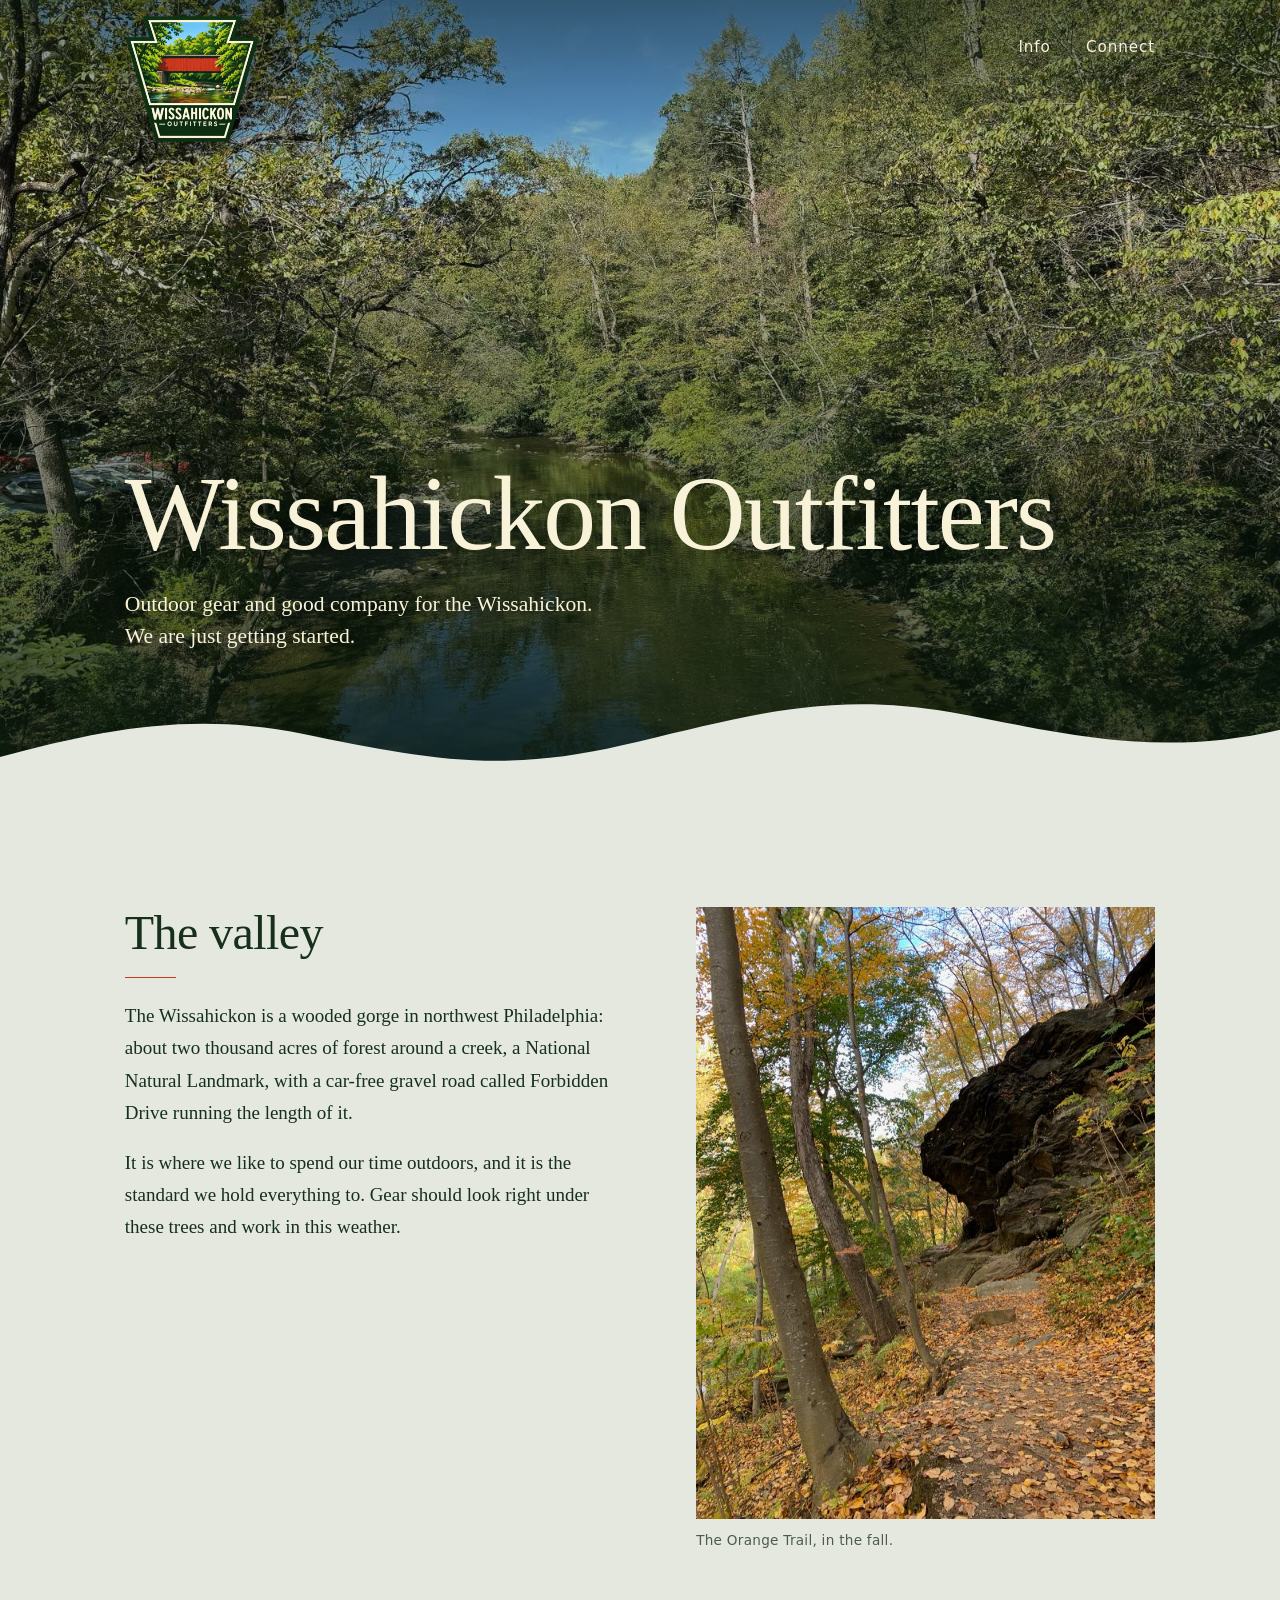
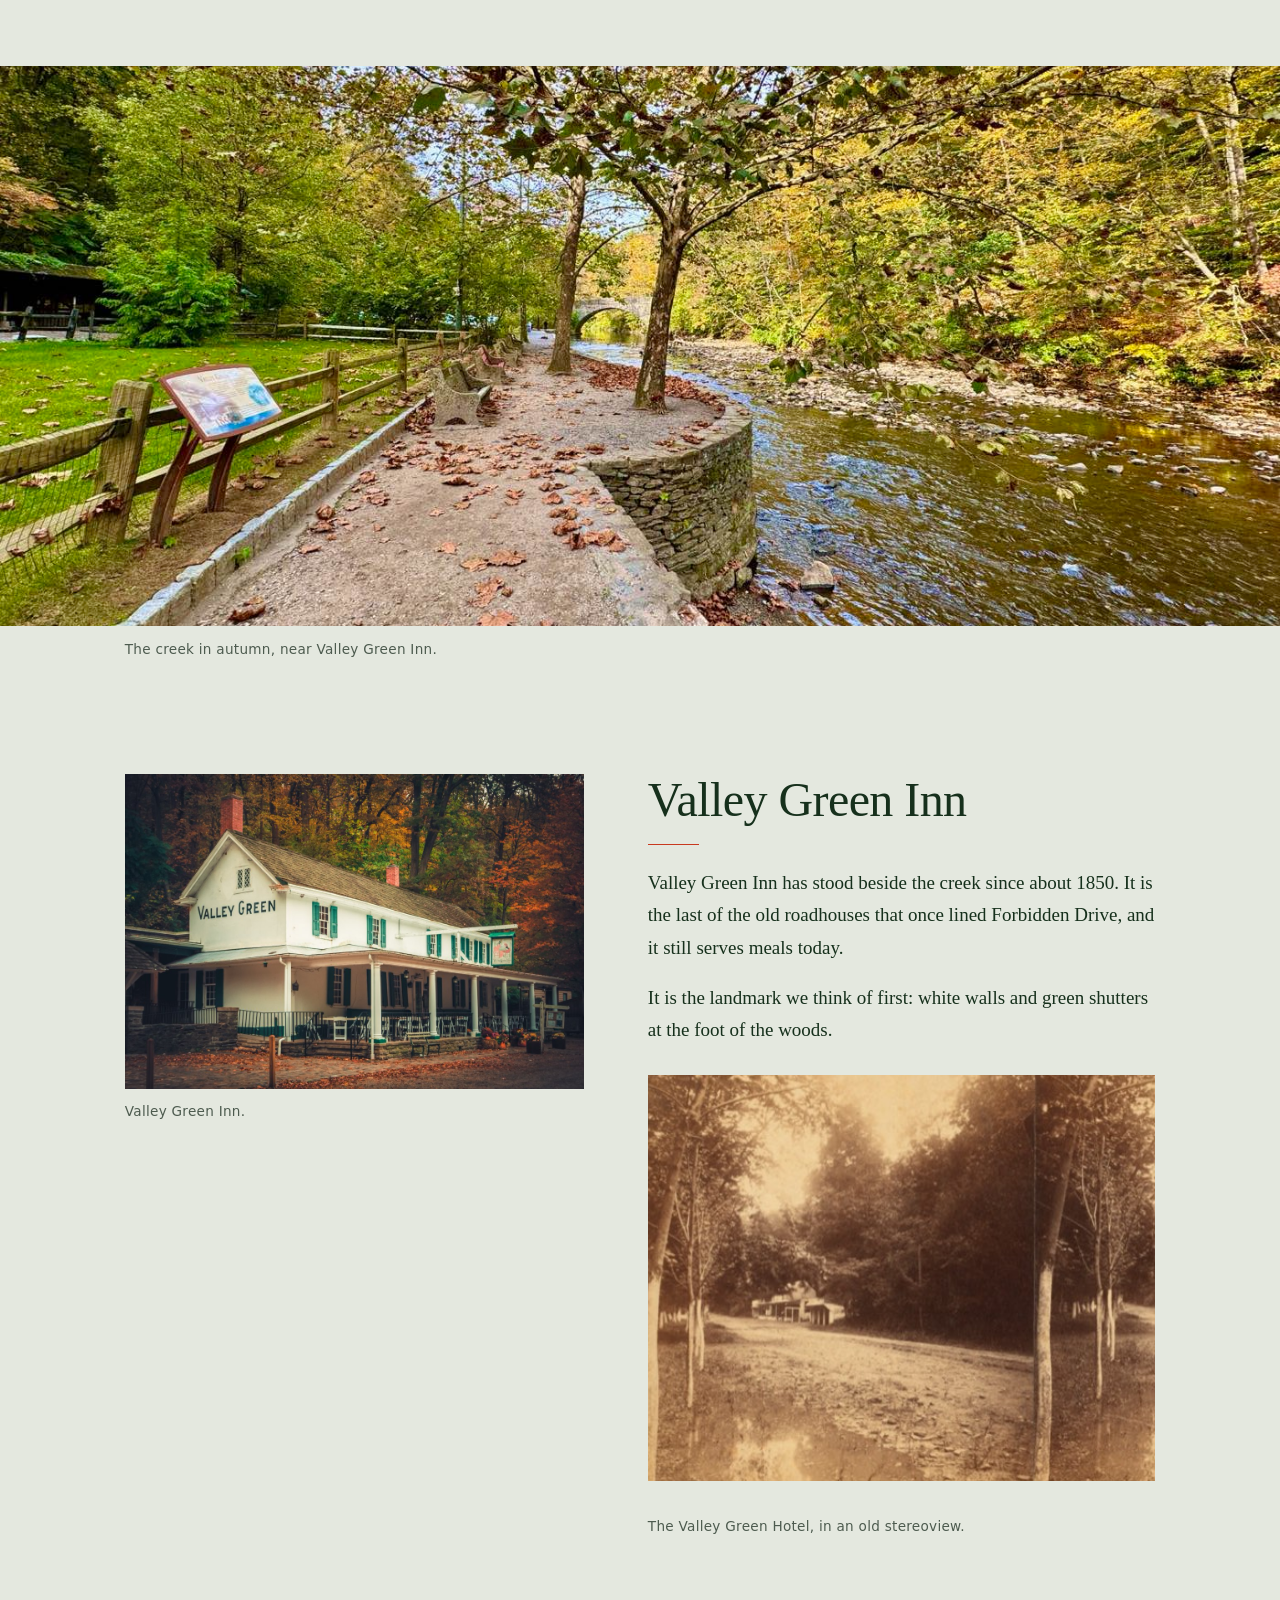
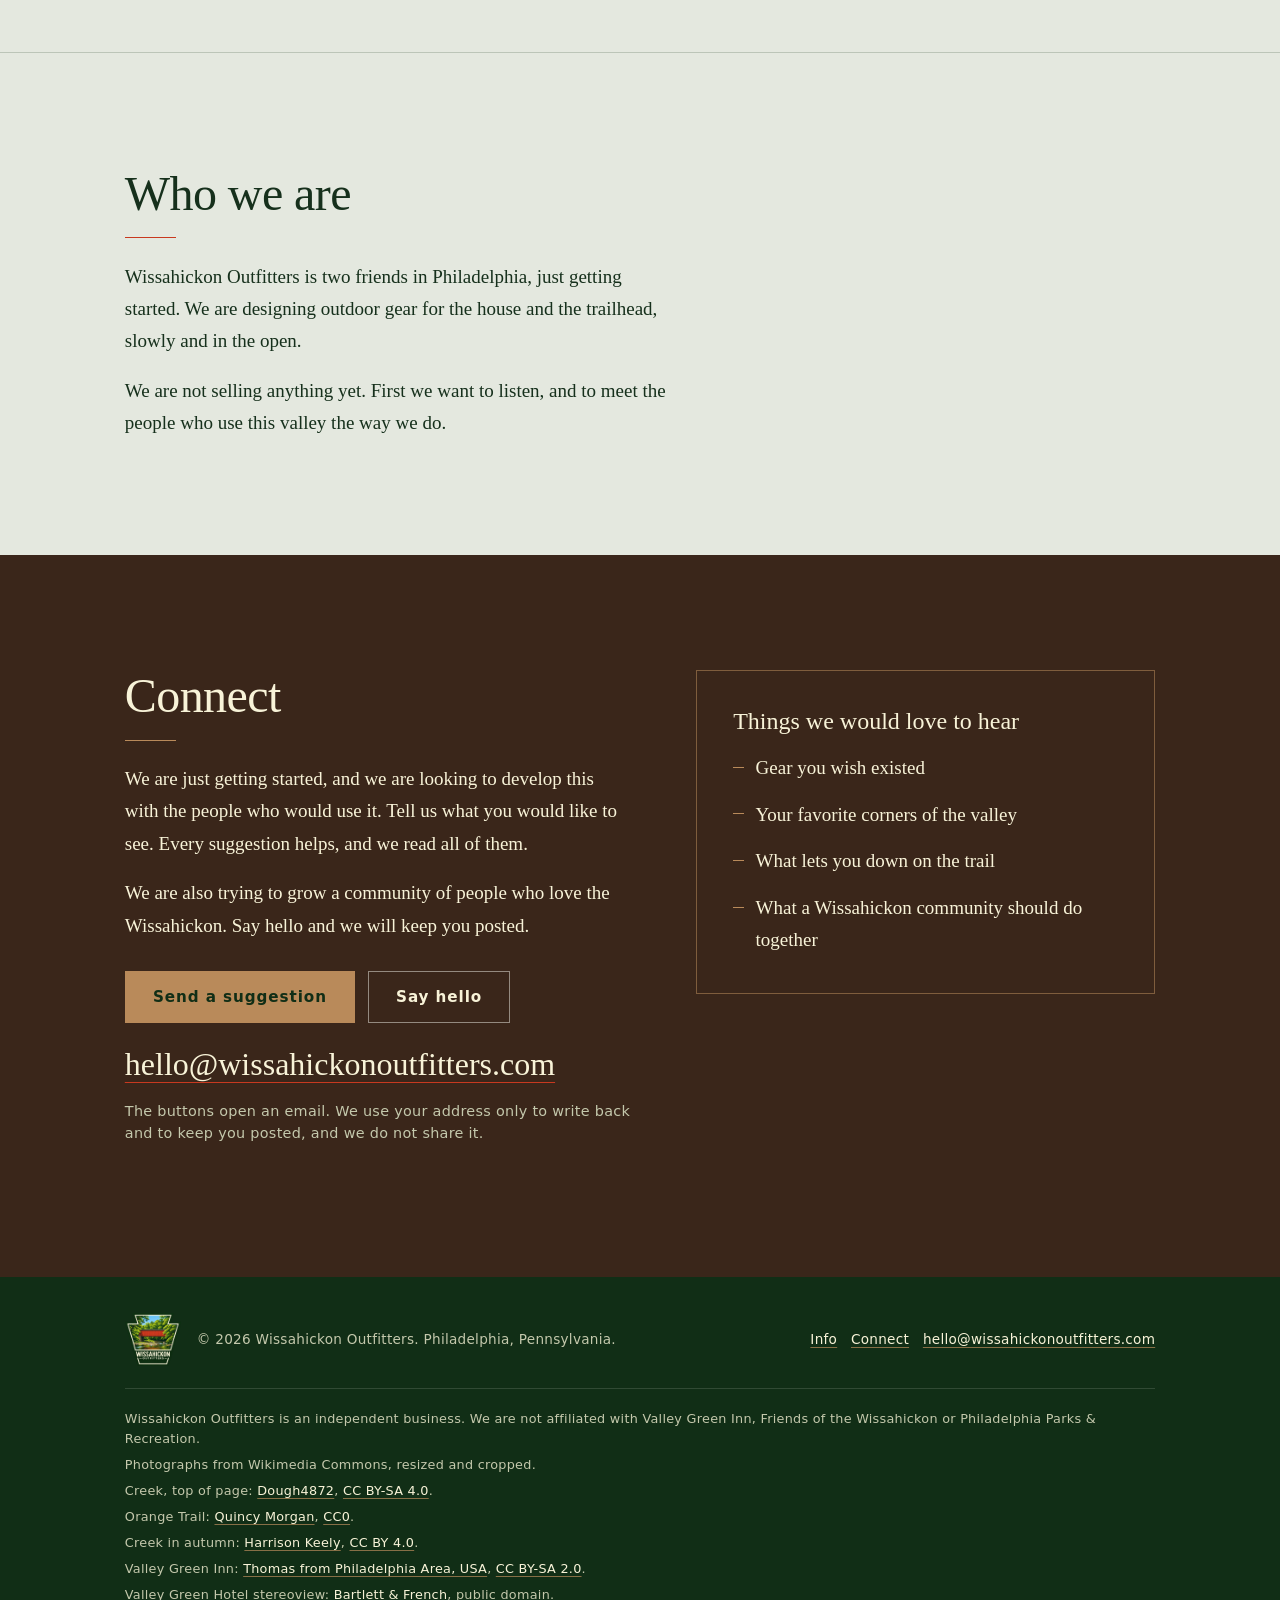
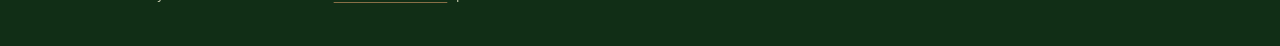
<file: index.html>
<!doctype html>
<html lang="en">
<head>
<meta charset="utf-8">
<meta name="viewport" content="width=device-width, initial-scale=1">
<title>Wissahickon Outfitters | Outdoor gear and good company</title>
<meta name="description" content="Outdoor gear and good company for the Wissahickon, from two friends in Philadelphia who are just getting started. Send us a suggestion or say hello.">
<meta name="theme-color" content="#112e16">
<link rel="canonical" href="https://wissahickonoutfitters.com/">
<meta property="og:type" content="website">
<meta property="og:url" content="https://wissahickonoutfitters.com/">
<meta property="og:title" content="Wissahickon Outfitters">
<meta property="og:description" content="Outdoor gear and good company for the Wissahickon. We are just getting started, and we would love your suggestions.">
<meta property="og:image" content="https://wissahickonoutfitters.com/og.jpg">
<meta property="og:image:width" content="1200">
<meta property="og:image:height" content="630">
<meta property="og:image:alt" content="Wissahickon Outfitters emblem: a red covered bridge over a creek, in a keystone-shaped badge">
<meta name="twitter:card" content="summary_large_image">
<link rel="icon" href="icon-48.png" type="image/png" sizes="48x48">
<link rel="icon" href="icon-192.png" type="image/png" sizes="192x192">
<link rel="apple-touch-icon" href="icon-192.png">
<link rel="manifest" href="site.webmanifest">
<link rel="stylesheet" href="style.css">
<script type="application/ld+json">{"@context":"https://schema.org","@graph":[{"@type":"Organization","@id":"https://wissahickonoutfitters.com/#org","name":"Wissahickon Outfitters","url":"https://wissahickonoutfitters.com/","logo":{"@type":"ImageObject","url":"https://wissahickonoutfitters.com/logo.png","width":512,"height":512},"image":"https://wissahickonoutfitters.com/logo.png","email":"hello@wissahickonoutfitters.com"},{"@type":"WebSite","@id":"https://wissahickonoutfitters.com/#site","name":"Wissahickon Outfitters","url":"https://wissahickonoutfitters.com/","publisher":{"@id":"https://wissahickonoutfitters.com/#org"}}]}</script>
</head>
<body>
<a class="skip" href="#info">Skip to content</a>

<header class="hero">
  <img class="hero-img" src="img/hero-1200.jpg" srcset="img/hero-800.jpg 800w, img/hero-1200.jpg 1200w, img/hero-1600.jpg 1600w" sizes="100vw" width="1600" height="1200" alt="Wissahickon Creek running between green hardwood trees under a blue sky" fetchpriority="high">
  <div class="scrim"></div>
  <div class="top wrap">
    <a class="mark" href="/"><img src="img/emblem.png" width="260" height="244" alt="Wissahickon Outfitters emblem: a red covered bridge over a creek, in a keystone-shaped badge" decoding="async"></a>
    <nav aria-label="Main">
      <a href="#info">Info</a>
      <a href="#connect">Connect</a>
    </nav>
  </div>
  <div class="wrap hero-text">
    <h1>Wissahickon Outfitters</h1>
    <p>Outdoor gear and good company for the Wissahickon. We are just getting started.</p>
  </div>
  <svg class="ridge" viewBox="0 0 1440 120" preserveAspectRatio="none" aria-hidden="true" focusable="false">
    <path d="M0 120V82C120 52 220 36 340 58C470 82 560 100 700 70C840 40 930 14 1070 36C1190 56 1300 84 1440 54V120Z"/>
  </svg>
</header>

<main>
  <section class="sec" id="info" aria-labelledby="valley-h">
    <div class="wrap cols">
      <div>
        <h2 id="valley-h">The valley</h2>
        <p>The Wissahickon is a wooded gorge in northwest Philadelphia: about two thousand acres of forest around a creek, a National Natural Landmark, with a car-free gravel road called Forbidden Drive running the length of it.</p>
        <p>It is where we like to spend our time outdoors, and it is the standard we hold everything to. Gear should look right under these trees and work in this weather.</p>
      </div>
      <div class="pics">
        <figure class="tall">
          <img src="img/woods.jpg" width="800" height="1066" alt="A rocky hillside along the Orange Trail in the Wissahickon, with fallen autumn leaves" loading="lazy">
          <figcaption>The Orange Trail, in the fall.</figcaption>
        </figure>
      </div>
    </div>
  </section>

  <figure class="bleed">
    <img src="img/path.jpg" width="1400" height="1050" alt="A gravel path beside the Wissahickon Creek in autumn" loading="lazy">
    <figcaption>The creek in autumn, near Valley Green Inn.</figcaption>
  </figure>

  <section class="sec" id="inn" aria-labelledby="inn-h">
    <div class="wrap cols flip">
      <div class="pics">
        <figure>
          <img src="img/inn.jpg" width="1100" height="755" alt="Valley Green Inn, a white building with green shutters, in autumn" loading="lazy">
          <figcaption>Valley Green Inn.</figcaption>
        </figure>
      </div>
      <div>
        <h2 id="inn-h">Valley Green Inn</h2>
        <p>Valley Green Inn has stood beside the creek since about 1850. It is the last of the old roadhouses that once lined Forbidden Drive, and it still serves meals today.</p>
        <p>It is the landmark we think of first: white walls and green shutters at the foot of the woods.</p>
        <figure class="pics small" style="margin-top:1.8rem">
          <div class="crop"><img src="img/hotel.jpg" width="900" height="447" alt="An old stereoview photograph of the Valley Green Hotel and the trees around it" loading="lazy"></div>
          <figcaption>The Valley Green Hotel, in an old stereoview.</figcaption>
        </figure>
      </div>
    </div>
  </section>

  <section class="sec" id="about" aria-labelledby="who-h">
    <div class="wrap">
      <h2 id="who-h">Who we are</h2>
      <p>Wissahickon Outfitters is two friends in Philadelphia, just getting started. We are designing outdoor gear for the house and the trailhead, slowly and in the open.</p>
      <p>We are not selling anything yet. First we want to listen, and to meet the people who use this valley the way we do.</p>
    </div>
  </section>

  <section class="connect" id="connect" aria-labelledby="connect-h">
    <div class="wrap cols">
      <div>
        <h2 id="connect-h">Connect</h2>
        <p>We are just getting started, and we are looking to develop this with the people who would use it. Tell us what you would like to see. Every suggestion helps, and we read all of them.</p>
        <p>We are also trying to grow a community of people who love the Wissahickon. Say hello and we will keep you posted.</p>
        <div class="actions">
          <a class="btn" href="mailto:hello@wissahickonoutfitters.com?subject=A%20suggestion%20for%20Wissahickon%20Outfitters&amp;body=Hi%2C%0A%0AMy%20suggestion%3A%0A%0A%0AWhere%20I%20spend%20time%20in%20the%20Wissahickon%3A%0A%0A%0AWhat%20lets%20me%20down%20on%20the%20trail%3A%0A">Send a suggestion</a>
          <a class="btn ghost" href="mailto:hello@wissahickonoutfitters.com?subject=Keep%20me%20posted&amp;body=Please%20keep%20me%20posted%20about%20Wissahickon%20Outfitters.%0A%0AMy%20name%3A%0A">Say hello</a>
        </div>
        <p class="email"><a href="mailto:hello@wissahickonoutfitters.com">hello@wissahickonoutfitters.com</a></p>
        <p class="note">The buttons open an email. We use your address only to write back and to keep you posted, and we do not share it.</p>
      </div>
      <aside class="ask" aria-labelledby="ask-h">
        <h3 id="ask-h">Things we would love to hear</h3>
        <ul>
          <li>Gear you wish existed</li>
          <li>Your favorite corners of the valley</li>
          <li>What lets you down on the trail</li>
          <li>What a Wissahickon community should do together</li>
        </ul>
      </aside>
    </div>
  </section>
</main>

<footer>
  <div class="wrap">
    <div class="row">
      <span class="foot-id"><img class="foot-mark" src="img/emblem.png" width="260" height="244" alt="" loading="lazy">&copy; 2026 Wissahickon Outfitters. Philadelphia, Pennsylvania.</span>
      <span><a href="#info">Info</a> &nbsp; <a href="#connect">Connect</a> &nbsp; <a href="mailto:hello@wissahickonoutfitters.com">hello@wissahickonoutfitters.com</a></span>
    </div>
    <ul class="credits">
      <li>Wissahickon Outfitters is an independent business. We are not affiliated with Valley Green Inn, Friends of the Wissahickon or Philadelphia Parks &amp; Recreation.</li>
      <li>Photographs from Wikimedia Commons, resized and cropped.</li>
      <li>Creek, top of page: <a href="https://commons.wikimedia.org/wiki/File:Wissahickon_Creek_north_of_Valley_Green_Road_Philadelphia.jpeg">Dough4872</a>, <a href="https://creativecommons.org/licenses/by-sa/4.0/">CC BY-SA 4.0</a>.</li>
      <li>Orange Trail: <a href="https://commons.wikimedia.org/wiki/File:Wissahickon_Valley_Park_Orange_Trail_fall.jpg">Quincy Morgan</a>, <a href="https://creativecommons.org/publicdomain/zero/1.0/">CC0</a>.</li>
      <li>Creek in autumn: <a href="https://commons.wikimedia.org/wiki/File:Wissahickon_Creek_in_autumn_near_the_Valley_Green_Inn.jpg">Harrison Keely</a>, <a href="https://creativecommons.org/licenses/by/4.0/">CC BY 4.0</a>.</li>
      <li>Valley Green Inn: <a href="https://commons.wikimedia.org/wiki/File:Valley_Green_Inn_(11035502013).jpg">Thomas from Philadelphia Area, USA</a>, <a href="https://creativecommons.org/licenses/by-sa/2.0/">CC BY-SA 2.0</a>.</li>
      <li>Valley Green Hotel stereoview: <a href="https://commons.wikimedia.org/wiki/File:Valley_Green_Hotel,_by_Bartlett_%26_French.jpg">Bartlett &amp; French</a>, public domain.</li>
    </ul>
  </div>
</footer>
</body>
</html>
</file>
<file: style.css>
/* Wissahickon Outfitters. One stylesheet for every page.
   Concept: quiet luxury in the Wissahickon woods. A full-bleed creek photo opens the page and ends on a
   ridgeline; everything after it is restrained: deep hemlock green, chestnut wood, pale lichen ground,
   light serif type, hairline rules, and photographs doing the talking. */

:root {
  --ground: #e4e8df;      /* pale lichen */
  --ink: #16301c;         /* hemlock, the emblem's green */
  --muted: #4d5b4f;
  --rule: #bcc5b8;
  --accent: #c8391f;      /* covered-bridge red from the emblem: rules and links on the light ground */
  --oak: #b98a5a;         /* light wood, for accents on dark */
  --forest: #112e16;      /* the emblem's border green */
  --walnut: #3a261a;      /* dark wood */
  --bone: #f8f3d8;        /* the emblem's cream: text on dark */
  --bone-muted: #c4c8ac;
  --f-serif: ui-serif, "Iowan Old Style", "Palatino Linotype", "Book Antiqua", Georgia, serif;
  --f-sans: "Avenir Next", "Helvetica Neue", "Segoe UI", system-ui, sans-serif;
}
@media (prefers-color-scheme: dark) {
  :root:not([data-theme="light"]) {
    --ground: #111a14; --ink: #e8ebe4; --muted: #a3ae9f; --rule: #2a382e; --accent: #e0553a;
    color-scheme: dark;
  }
}
:root[data-theme="dark"] {
  --ground: #111a14; --ink: #e8ebe4; --muted: #a3ae9f; --rule: #2a382e; --accent: #e0553a;
  color-scheme: dark;
}

* { box-sizing: border-box; }
html { -webkit-text-size-adjust: 100%; scroll-behavior: smooth; }
body {
  margin: 0;
  background: var(--ground);
  color: var(--ink);
  font: 1.1875rem/1.7 var(--f-serif);
}
img { display: block; max-width: 100%; height: auto; }

.wrap {
  width: 100%;
  max-width: 74rem;
  margin: 0 auto;
  padding-left: max(20px, 6vw, env(safe-area-inset-left, 0px));
  padding-right: max(20px, 6vw, env(safe-area-inset-right, 0px));
}

a { color: inherit; text-decoration-color: var(--accent); text-decoration-thickness: 1px; text-underline-offset: .22em; }
a:hover { text-decoration-thickness: 2px; }
:focus-visible { outline: 2px solid var(--oak); outline-offset: 4px; }
.skip { position: absolute; left: -999px; top: 8px; background: var(--bone); color: var(--forest); padding: .6em 1em; z-index: 20; font: .9rem var(--f-sans); }
.skip:focus { left: 8px; }

/* Hero: photograph, scrim, wordmark, ridgeline */
.hero { position: relative; display: flex; flex-direction: column; justify-content: flex-end; min-height: min(88vh, 820px); background: var(--forest); color: var(--bone); overflow: hidden; }
.hero-img { position: absolute; inset: 0; width: 100%; height: 100%; object-fit: cover; object-position: 50% 58%; }
.scrim { position: absolute; inset: 0; background: linear-gradient(to bottom, rgba(8,24,10,.55) 0%, rgba(8,24,10,.14) 24%, rgba(8,24,10,.4) 50%, rgba(8,24,10,.82) 100%); }
.top { position: absolute; top: 0; left: 0; right: 0; z-index: 3; display: flex; justify-content: space-between; align-items: flex-start; padding-top: max(16px, env(safe-area-inset-top, 0px)); }
.top nav { display: flex; gap: 2.2rem; padding-top: .7rem; font: .95rem/1 var(--f-sans); letter-spacing: .06em; }
.top nav a { color: var(--bone); text-decoration: none; padding: .8rem 0; border-bottom: 1px solid transparent; }
.top nav a:hover { border-bottom-color: var(--oak); }
.mark { display: block; width: clamp(84px, 10.5vw, 136px); }
.mark img { width: 100%; height: auto; filter: drop-shadow(0 8px 18px rgba(0, 0, 0, .4)); }
.hero-text { position: relative; z-index: 2; padding-bottom: calc(clamp(56px, 9vw, 130px) + 1.5rem); animation: rise 1.4s .15s cubic-bezier(.2, .7, .2, 1) both; }
.hero h1 { margin: 0; max-width: 11em; font: 400 clamp(2.9rem, 8.6vw, 6.6rem)/1.02 var(--f-serif); letter-spacing: -.018em; text-wrap: balance; text-shadow: 0 1px 24px rgba(0, 0, 0, .25); }
.hero p { margin: 1.3rem 0 0; max-width: 30rem; font-size: clamp(1.1rem, 2vw, 1.35rem); line-height: 1.5; color: var(--bone); text-shadow: 0 1px 12px rgba(0, 0, 0, .35); }
.ridge { position: absolute; left: 0; bottom: -2px; width: 100%; height: calc(clamp(48px, 9vw, 130px) + 2px); display: block; z-index: 2; }
.ridge path { fill: var(--ground); }
@keyframes rise { from { opacity: .35; transform: translateY(14px); } to { opacity: 1; transform: none; } }

/* Sections on the lichen ground */
.sec { padding-block: clamp(56px, 9vw, 120px); }
.sec + .sec { border-top: 1px solid var(--rule); }
.cols { display: grid; gap: clamp(28px, 5vw, 72px); grid-template-columns: minmax(0, 1fr); align-items: start; }
@media (min-width: 52em) {
  .cols { grid-template-columns: minmax(0, 1.05fr) minmax(0, .95fr); }
  .cols.flip { grid-template-columns: minmax(0, .95fr) minmax(0, 1.05fr); }
  .cols.flip > .pics { order: -1; }
}
h2 { margin: 0 0 1.4rem; font: 400 clamp(2rem, 4.2vw, 3rem)/1.08 var(--f-serif); letter-spacing: -.012em; text-wrap: balance; }
h2::after { content: ""; display: block; width: 3.2rem; height: 1px; margin-top: 1.1rem; background: var(--accent); }
.sec p { margin: 0 0 1.1rem; max-width: 34rem; }
.sec p:last-child { margin-bottom: 0; }

figure { margin: 0; }
figcaption { margin-top: .7rem; font: .85rem/1.5 var(--f-sans); letter-spacing: .02em; color: var(--muted); }
.pics { display: grid; gap: 1.5rem; }
.pics img { width: 100%; }
.pics .tall img { aspect-ratio: 3 / 4; object-fit: cover; }
.pics .crop { overflow: hidden; aspect-ratio: 5 / 4; background: var(--forest); }
.pics .crop img { width: 100%; height: 100%; object-fit: cover; object-position: 13% 50%; transform: scale(1.18); }
.pics .small { max-width: 24rem; }

/* Full-bleed photograph between sections */
.bleed { position: relative; }
.bleed img { width: 100%; height: clamp(240px, 44vw, 560px); object-fit: cover; object-position: 50% 60%; }
.bleed figcaption { padding: .8rem max(20px, 6vw) 0; max-width: 74rem; margin: 0 auto; }

/* Connect */
.connect { background: var(--walnut); color: var(--bone); padding-block: clamp(60px, 9vw, 120px); scroll-margin-top: 0; }
.connect h2::after { background: var(--oak); }
.connect .cols { align-items: start; }
.connect p { max-width: 34rem; margin: 0 0 1.1rem; }
.ask { margin: 0; padding: clamp(22px, 3vw, 36px); border: 1px solid rgba(185, 138, 90, .55); }
.ask h3 { margin: 0 0 1rem; font: 400 1.5rem/1.2 var(--f-serif); }
.ask ul { margin: 0; padding: 0; list-style: none; display: grid; gap: .9rem; }
.ask li { padding-left: 1.4rem; position: relative; }
.ask li::before { content: ""; position: absolute; left: 0; top: .78em; width: .7rem; height: 1px; background: var(--oak); }
.actions { display: flex; flex-wrap: wrap; gap: .8rem; margin: 1.8rem 0 1.4rem; }
.btn { display: inline-block; padding: 1rem 1.7rem; min-height: 48px; background: var(--oak); color: var(--forest); border: 1px solid var(--oak); font: 600 .95rem/1.2 var(--f-sans); letter-spacing: .06em; text-decoration: none; }
.btn:hover { background: transparent; color: var(--bone); text-decoration: none; }
.btn.ghost { background: transparent; color: var(--bone); border-color: rgba(238, 238, 230, .5); }
.btn.ghost:hover { border-color: var(--bone); background: rgba(238, 238, 230, .08); }
.email { font: 400 clamp(1.35rem, 3.6vw, 2rem)/1.2 var(--f-serif); word-break: break-word; }
.connect .note { font: .9rem/1.5 var(--f-sans); color: var(--bone-muted); letter-spacing: .02em; }

/* Footer */
footer { background: var(--forest); color: var(--bone-muted); padding-block: 36px max(40px, env(safe-area-inset-bottom, 0px)); font: .85rem/1.6 var(--f-sans); letter-spacing: .02em; }
footer a { color: var(--bone); text-decoration-color: rgba(185, 138, 90, .7); }
footer .row { display: flex; flex-wrap: wrap; justify-content: space-between; align-items: center; gap: .6rem 2rem; }
.foot-id { display: flex; align-items: center; gap: 1rem; }
.foot-mark { width: 56px; height: auto; flex: none; }
.credits { margin: 1.4rem 0 0; padding: 1.2rem 0 0; border-top: 1px solid rgba(238, 238, 230, .14); list-style: none; display: grid; gap: .35rem; font-size: .8rem; }

/* 404 */
.lost { padding-block: clamp(80px, 16vw, 200px); }
.lost h1 { margin: 0 0 1.2rem; font: 400 clamp(2.4rem, 6vw, 4rem)/1.05 var(--f-serif); letter-spacing: -.015em; }
.lost p { max-width: 30rem; }

@media (prefers-reduced-motion: reduce) {
  html { scroll-behavior: auto; }
  .hero-text { animation: none; }
}
</file>
